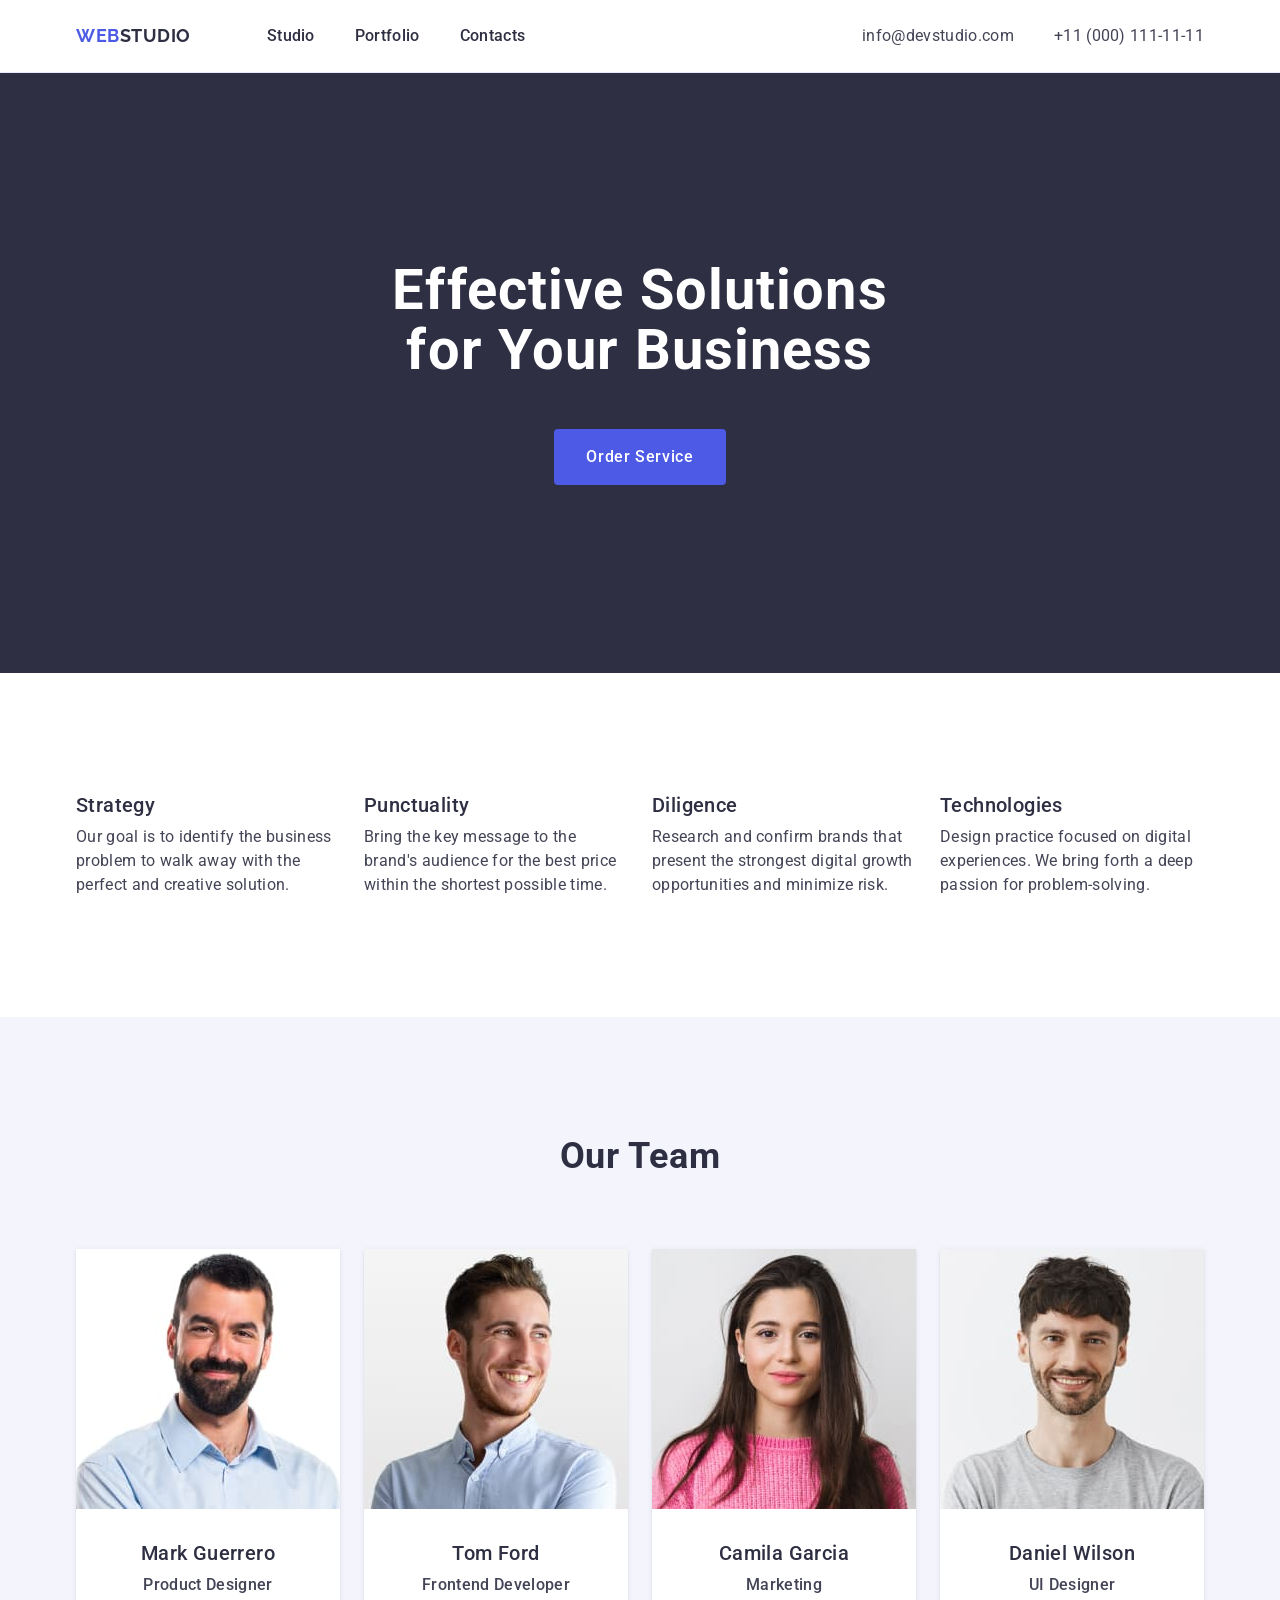
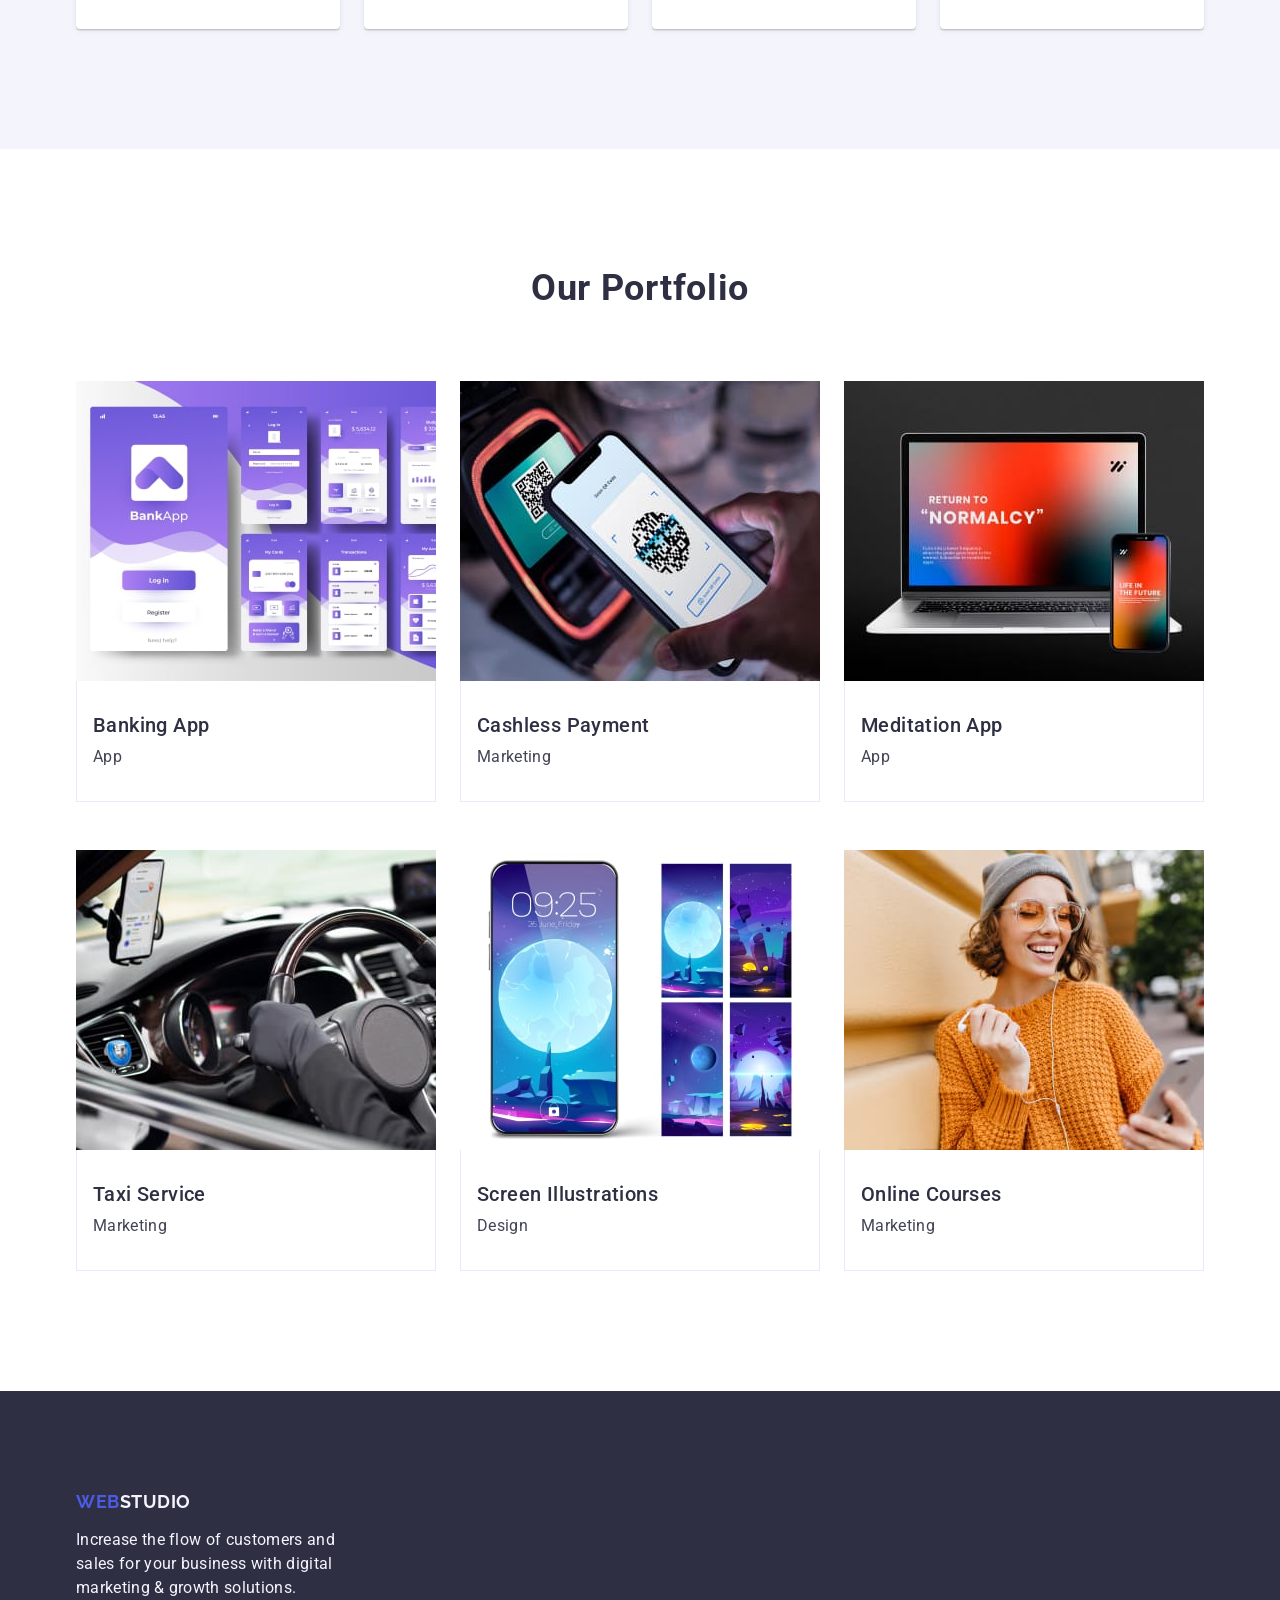
<file: index.html>
<!DOCTYPE html>
<html lang="en">
  <head>
    <meta charset="UTF-8" />
    <meta name="viewport" content="width=device-width, initial-scale=1.0" />
    <link rel="preconnect" href="https://fonts.googleapis.com" />
    <link rel="preconnect" href="https://fonts.gstatic.com" crossorigin />
    <link
      href="https://fonts.googleapis.com/css2?family=Raleway:wght@700&family=Roboto:wght@400;500;700&display=swap"
      rel="stylesheet"
    />
    <title>WebStudio</title>

    <link
      rel="stylesheet"
      href="https://cdnjs.cloudflare.com/ajax/libs/modern-normalize/2.0.0/modern-normalize.min.css"
      integrity="sha512-4xo8blKMVCiXpTaLzQSLSw3KFOVPWhm/TRtuPVc4WG6kUgjH6J03IBuG7JZPkcWMxJ5huwaBpOpnwYElP/m6wg=="
      crossorigin="anonymous"
      referrerpolicy="no-referrer"
    />

    <link rel="stylesheet" href="./css/styles.css" />
  </head>

  <body>
    <header class="header-menu">
      <!-- Header -->
      <div class="container header-container">
        <nav class="header-navigation">
          <a href="./index.html" class="logo-web-header"
            >Web<span class="accent">Studio</span>
          </a>
          <ul class="list">
            <li><a href="./index.html" class="guidance link">Studio</a></li>
            <li><a href="" class="guidance link">Portfolio</a></li>
            <li><a href="" class="guidance link">Contacts</a></li>
          </ul>
        </nav>

        <!-- Contacts -->
        <address class="header-address">
          <ul class="header-contacts">
            <li>
              <a
                class="header-address-list-item link"
                href="mailto:info@devstudio.com"
                >info@devstudio.com</a
              >
            </li>

            <li>
              <a href="tel:+110001111111" class="header-address-list-item link"
                >+11 (000) 111-11-11</a
              >
            </li>
          </ul>
        </address>
      </div>
    </header>
    <main>
      <!-- Section1 -->
      <section class="dark-bg">
        <div class="container">
          <h1 class="main-text">Effective Solutions for Your Business</h1>
          <button type="button" class="main-button">Order Service</button>
        </div>
      </section>
      <!-- Section2 -->
      <section class="features">
        <div class="container">
          <h2 class="visually-hidden">Our features</h2>
          <ul class="features-list">
            <li class="features-item">
              <h3 class="main-second-section features-subtitles">Strategy</h3>
              <p class="main-second-section-text">
                Our goal is to identify the business problem to walk away with
                the perfect and creative solution.
              </p>
            </li>

            <li class="features-item">
              <h3 class="main-second-section features-subtitles">
                Punctuality
              </h3>

              <p class="main-second-section-text">
                Bring the key message to the brand's audience for the best price
                within the shortest possible time.
              </p>
            </li>
            <li class="features-item">
              <h3 class="main-second-section features-subtitles">Diligence</h3>

              <p class="main-second-section-text">
                Research and confirm brands that present the strongest digital
                growth opportunities and minimize risk.
              </p>
            </li>

            <li class="features-item">
              <h3 class="main-second-section features-subtitles">
                Technologies
              </h3>

              <p class="main-second-section-text">
                Design practice focused on digital experiences. We bring forth a
                deep passion for problem-solving.
              </p>
            </li>
          </ul>
        </div>
      </section>

      <!-- section 3 -->
      <section class="section-team-name">
        <div class="container">
          <h2 class="main-titles team-title">Our Team</h2>
          <ul class="main-team-list">
            <li class="section-team-item">
              <img
                class="main-team-image"
                src="./images/MarkGuerrero.jpg"
                alt="Photo"
                width="264"
                height="260"
              />

              <div class="worker">
                <h3 class="section-team-subtitle-name">Mark Guerrero</h3>
                <p class="section-team-text-name">Product Designer</p>
              </div>
            </li>

            <li class="section-team-item">
              <img
                class="main-team-image"
                src="./images/TomFord.jpg"
                alt="Photo"
                width="264"
                height="260"
              />
              <div class="worker">
                <h3 class="section-team-subtitle-name">Tom Ford</h3>
                <p class="section-team-text-name">Frontend Developer</p>
              </div>
            </li>

            <li class="section-team-item">
              <img
                class="main-team-image"
                src="./images/CamilaGarcia.jpg"
                alt="Photo"
                width="264"
                height="260"
              />
              <div class="worker">
                <h3 class="section-team-subtitle-name">Camila Garcia</h3>
                <p class="section-team-text-name">Marketing</p>
              </div>
            </li>
            <li class="section-team-item">
              <img
                class="main-team-image"
                src="./images/DanielWilson.jpg"
                alt="Photo"
                width="264"
                height="260"
              />
              <div class="worker">
                <h3 class="section-team-subtitle-name">Daniel Wilson</h3>
                <p class="section-team-text-name">UI Designer</p>
              </div>
            </li>
          </ul>
        </div>
      </section>
      <!-- section 4 -->
      <section class="portfolio">
        <div class="container">
          <h2 class="main-titles main-portfolio-title">Our Portfolio</h2>
          <ul class="main-portfolio-list">
            <li class="main-portfolio-item">
              <img
                class="main-portfolio-image"
                src="./images/bank.jpg"
                alt="Banking App"
                width="360"
                height="300"
              />
              <div class="prtf">
                <h3 class="main-subtitles main-portfolio-subtitle">
                  Banking App
                </h3>
                <p class="main-portfolio-text">App</p>
              </div>
            </li>
            <li class="main-portfolio-item">
              <img
                class="main-portfolio-image"
                src="./images/code.jpg"
                alt="Cashless Payment"
                width="360"
                height="300"
              />
              <div class="prtf">
                <h3 class="main-subtitles main-portfolio-subtitle">
                  Cashless Payment
                </h3>
                <p class="main-portfolio-text">Marketing</p>
              </div>
            </li>
            <li class="main-portfolio-item">
              <img
                class="main-portfolio-image"
                src="./images/ordinator.jpg"
                alt="Meditation App"
                width="360"
                height="300"
              />
              <div class="prtf">
                <h3 class="main-subtitles main-portfolio-subtitle">
                  Meditation App
                </h3>
                <p class="main-portfolio-text">App</p>
              </div>
            </li>
            <li class="main-portfolio-item">
              <img
                class="main-portfolio-image"
                src="./images/vouture.jpg"
                alt="Taxi"
                width="360"
                height="300"
              />
              <div class="prtf">
                <h3 class="main-subtitles main-portfolio-subtitle">
                  Taxi Service
                </h3>
                <p class="main-portfolio-text">Marketing</p>
              </div>
            </li>
            <li class="main-portfolio-item">
              <img
                class="main-portfolio-image"
                src="./images/telephone.jpg"
                alt="Fon"
                width="360"
                height="300"
              />
              <div class="prtf">
                <h3 class="main-subtitles main-portfolio-subtitle">
                  Screen Illustrations
                </h3>
                <p class="main-portfolio-text">Design</p>
              </div>
            </li>
            <li class="main-portfolio-item">
              <img
                class="main-portfolio-image"
                src="./images/education.jpg"
                alt="education"
                width="360"
                height="300"
              />
              <div class="prtf">
                <h3 class="main-subtitles main-portfolio-subtitle">
                  Online Courses
                </h3>
                <p class="main-portfolio-text">Marketing</p>
              </div>
            </li>
          </ul>
        </div>
      </section>
    </main>

    <!-- Footer -->
    <footer class="footer-dark-bg">
      <div class="container">
        <a class="footer-logo" href="./index.html"
          >Web<span class="logo-studio">Studio</span>
        </a>
        <p class="footer-dark-bg-text">
          Increase the flow of customers and sales for your business with
          digital marketing & growth solutions.
        </p>
      </div>
    </footer>
  </body>
</html>
</file>
<file: css/styles.css>
body {
    font-family: "Roboto", sans-serif;
    color: #434455;
     background-color: #ffffff;
}

:root {
    --brand-color: #ffffff;
}
a {
    text-decoration: none;
}

ul,
ol {
    list-style-type: none;
    margin-top: 0;
    margin-bottom: 0;
    padding-left: 0;
}

p,
h1,
h2,
h3,
h4,
h5,
h6 {
    margin-top: 0;
    margin-bottom: 0;
}

.button {
    cursor: pointer;
}

.container {
    width: 1158px;
    padding-right: 15px;
    padding-left: 15px;
    margin: 0 auto;
}

img {
    display: block;
}
/*header*/
.header-menu {
    background-color: var(--white, #fff);
    border-bottom: 1px solid #e7e9fc;
}

.link {
    text-decoration: none;
}

.link:hover .link:focus {
    color: #404bbf;
}

.logo-web-header{
    font-family: "Raleway", sans-serif;
        font-weight: 700;
        font-size: 18px;
        line-height: 21px;
        line-height: 1.17;
        letter-spacing: 0.03em;
        text-transform: uppercase;
        color: #4d5ae5;
        margin-right: 76px;
       
       
}

.logo:root {
    color: #4d5ae5;
}

.accent {
    color: #2e2f42;
}

.list {
    display: flex;
    gap: 40px;  
}
.ul, ol{
    list-style: none;
    padding:0;
    margin:0;
}
img {
display: block;
}
.section {
    padding-top: 120px;
    padding-bottom: 120px;}

 p,h1,h2,h3,h4 {
    margin:0;  
     gap: 40px;
    color: #404bbf;
    
}
.ul, ol{
    list-style: none;
    padding:0;
    margin:0;
}
img {
display: block;
}
.section {
    padding-top: 120px;
    padding-bottom: 120px;}

 p,h1,h2,h3,h4 {
    margin:0;  
}

.guidance {
    font-weight: 500;
        font-size: 16px;
        line-height: 24px;
        line-height: 1.5;
        letter-spacing: 0.02em;
        color: #2e2f42;
        padding-top: 24px;
        padding-bottom: 24px;
        display: block;
}

.guidance:hover,.guidance:focus {
    color: #404bbf;
}



.header-address {
    margin-left: auto;

}
.header-contacts {
    font-style: normal;
    display: flex;
    gap: 40px;
}

.header-address-list-item {
    font-size: 16px;
        line-height: 24px;
        line-height: 1.5;
        letter-spacing: 0.02em;
        color: #434455;
        padding-top: 24px;
        padding-bottom: 24px;
        display: block;
}

.contacts:hover, .contacts:focus {
    color: #404bbf;
}


.contacts:root {
    color: #434455;
}
.header-container {
    display: flex;
    align-items: center;}

    .header-navigation {
            display: flex;
            align-items: center;
        }

/*main*/
/*Section 1*/

.dark-bg {
    background-color: var(--navyblue, #2e2f42);
    padding-bottom: 188px;
    padding-top: 188px;
}

.main-text {
font-weight: 700;  
font-size: 56px;  
line-height: 1.07;  
letter-spacing: 0.02em;
color: #fff;   
margin-bottom: 48px;
max-width: 496px;
 margin-left: auto;
 margin-right: auto;
text-align: center;
}
.main-titles {
    font-weight: 700;
    font-size: 36px;
    line-height: 40px;
    line-height: 1.11;
    letter-spacing: 0.02em;
    text-align: center;
    color: #2e2f42;
    text-transform: capitalize;
}

.main-button {
font-weight: 500;
    font-size: 16px;
    line-height: 24px;
    line-height: 1.5;
    letter-spacing: 0.04em;
    color: #fff;
    background-color: #4d5ae5;
    border-radius: 4px;
    cursor: pointer;
    padding: 16px 32px;
    border: none;
    display: block;
    margin: 0 auto;
    min-width: 169px;
}

.main-button:hover,.main-button:focus {
    background-color: #404bbf;
}


/*Section 2*/

.main-second-section {
    font-weight: 500;
        font-size: 20px;
        line-height: 24px;
        line-height: 1.2;
        letter-spacing: 0.02em;
        color: #2e2f42;
}
.team-title {
    margin-bottom: 72px;
}
.main-second-section-text {
    font-weight: 400;
        font-size: 16px;
        line-height: 24px;
        line-height: 1.5;
        letter-spacing: 0.02em;
        color: #434455;
}
.section-team-item {
    background-color: #ffffff;
    border-radius: 0 0 4px 4px;
    box-shadow: 0 2px 1px 0 rgba(46, 47, 66, 0.08),
        0 1px 1px 0 rgba(46, 47, 66, 0.16), 0 1px 6px 0 rgba(46, 47, 66, 0.08);
    width: calc((100% - 72) / 4);
}

.main-team-list {
    display: flex;
    gap: 24px;
    
}



section {
    padding-top: 120px;
    padding-bottom: 120px;
}

.visually-hidden {
    position: absolute;
    width: 1px;
    height: 1px;
    margin: -1px;
    border: 0;
    padding: 0;
    white-space: nowrap;
    clip-path: inset(100%);
    clip: rect(0 0 0 0);
    overflow: hidden;
}
.features-list {
    display: flex;
    gap: 24px;
}
.features-item {
    width: calc((100% - 72px) / 4);
}
.features-subtitles {
    margin-bottom: 8px;
}
.section-team-subtitle-name{
font-weight: 500;
    font-size: 20px;
    line-height: 1.2;
    letter-spacing: 0.02em;
    text-align: center;
    color: #2e2f42;
    margin-bottom: 8px;
    }
    

    .section-team-text-name{
      
            text-align: center;
        }
    
                .worker {
                    padding: 32px 0;
                }

/* section 3 */

.section-team-name {
    background-color: #F4F4FD;
}

.section-team-title-name {
    color:#2e2f42;
    font-weight:700;
    font-size:36px;
    line-height:1.11;
    text-align: center;

}

.section-team-text-name {
    color: var(--slate, #434455);
    font-weight: 500;
    font-size: 16px;
    line-height: 1.5;
    letter-spacing: 0.02em;
    text-align: center;

}
.main-team-list {
    display: flex;
    gap: 24px;
}
.worker {
    padding: 32px 0;
}
/* section 4 */
.section-title-portfolio {
    color: #2e2f42;
    font-weight: 700;
    font-size: 36px;
    line-height: 1.11;
    letter-spacing: 0.02em;
    text-align: center;
    text-transform: capitalize;

}



.section-subtitle-portfolio {
    color: #2e2f42;
    font-weight: 500;
    font-size: 20px;
    line-height: 1.2;
    letter-spacing: 0.02em;

}

.section-text-portfolio {
    color: #434455;
    font-weight: 400;
    font-size: 16px;
    line-height: 1.5;
    letter-spacing: 0.02em;
}

/*footer*/

.footer-dark-bg {
    background-color: var(--navyblue, #2e2f42);
    padding-top: 100px;
    padding-bottom: 100px;
    
}

.logo-studio {
    color: #f4f4fd;
}
.footer-logo {
display: inline-block;
margin-bottom: 16px;
font-family: "Raleway", sans-serif;
    font-weight: 700;
    font-size: 18px;
    line-height: 21px;
    line-height: 1.17;
    letter-spacing: 0.03em;
    text-transform: uppercase;
    color: #4d5ae5;
    margin-bottom: 16px;
    display: inline-block;
}

.footer-dark-bg-text {
font-weight: 400;
    font-size: 16px;
    line-height: 24px;
    line-height: 1.5;
    letter-spacing: 0.02em;
    color: #f4f4fd;
    max-width: 264px;}

/*main portfolio*/

.main-portfolio-list {
    display: flex;
    flex-wrap: wrap;
    gap: 48px 24px;
}

.main-portfolio-title {
    margin-bottom: 72px;
}

.main-portfolio-item {
   
    background-color: #ffffff;
    width: 360px;
}

.main-portfolio-image {
    margin: 0 auto;
}

.main-portfolio-subtitle {
    margin-bottom: 8px;
}

.prtf {
    padding: 32px 16px;
    border: 1px solid #e7e9fc;
    border-top: none;
}
.main-subtitles {
    font-weight: 500;
    font-size: 20px;
    line-height: 24px;
    line-height: 1.2;
    letter-spacing: 0.02em;
    color: #2e2f42;
}
.main-portfolio-text {
font-weight: 400;
    font-size: 16px;
    line-height: 1.5;
    letter-spacing: 0.02em;
    text-align: left;
    color: #434455;
}
</file>
